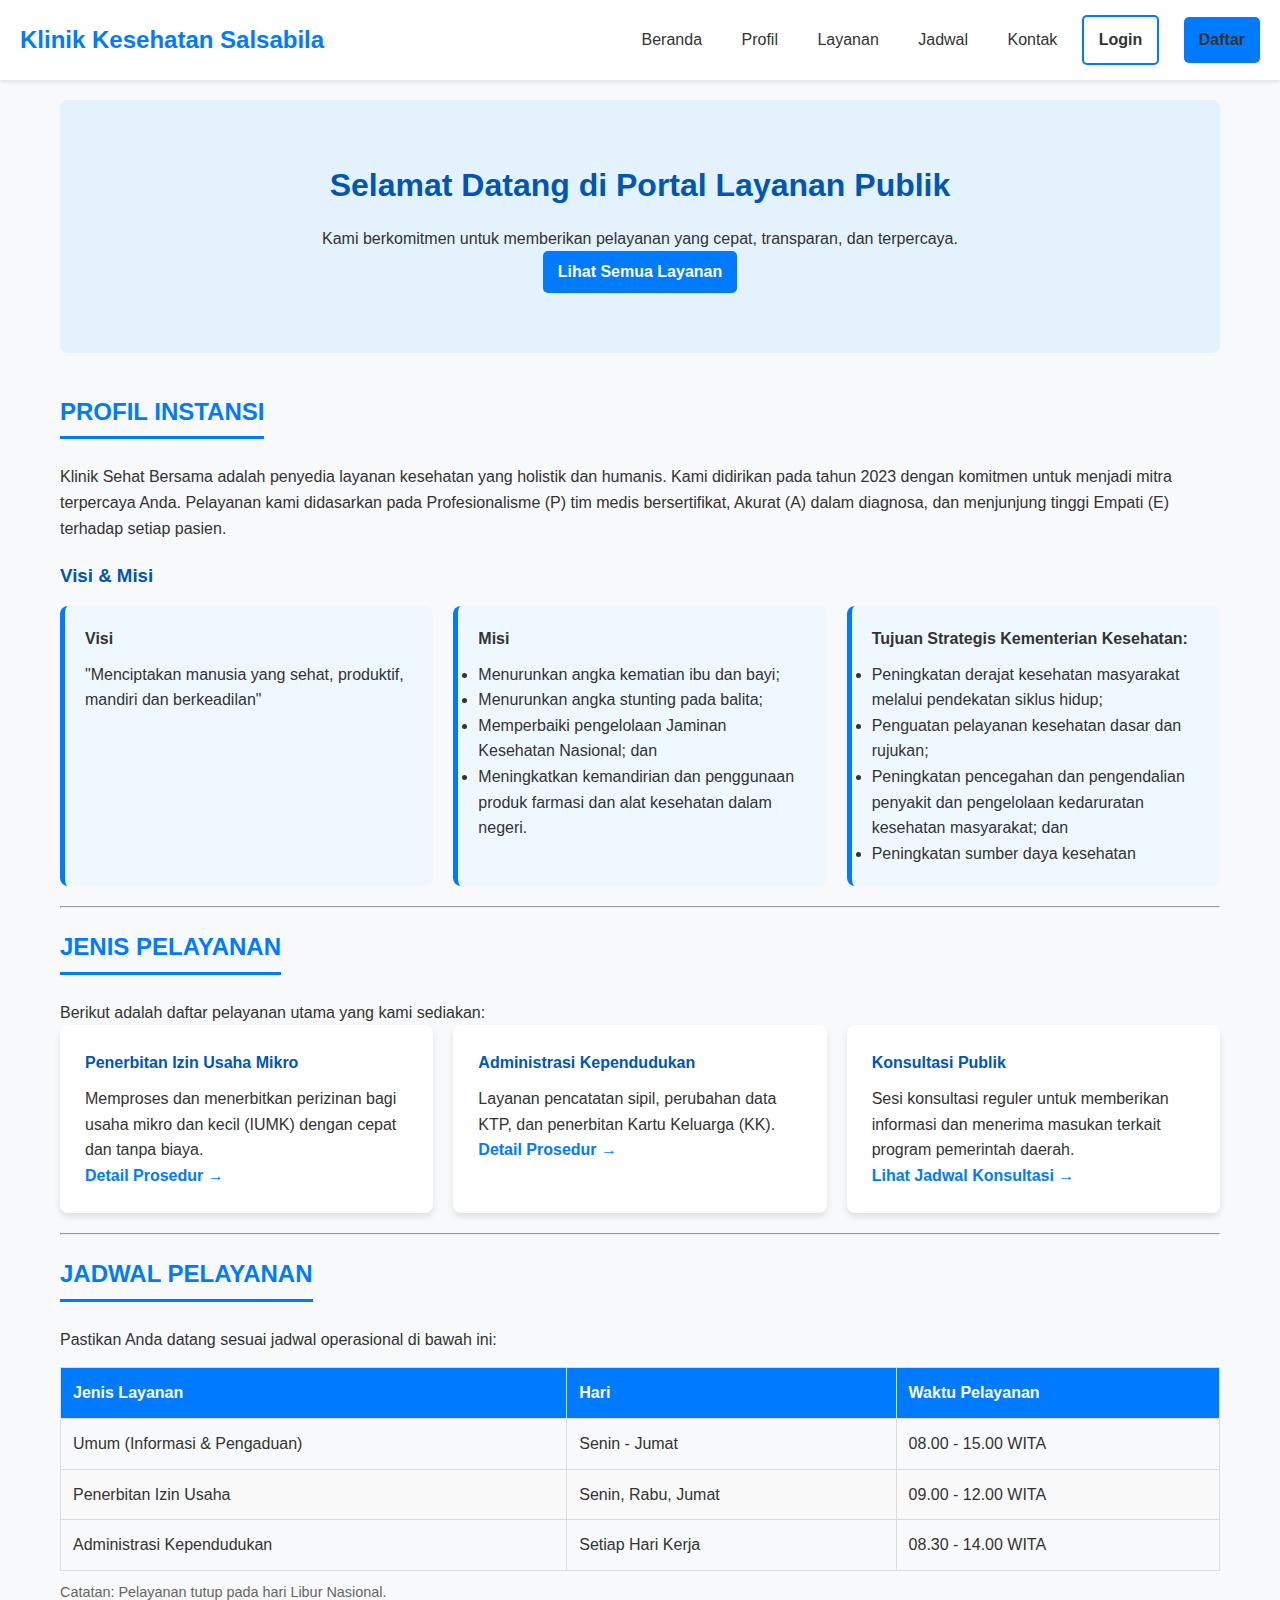
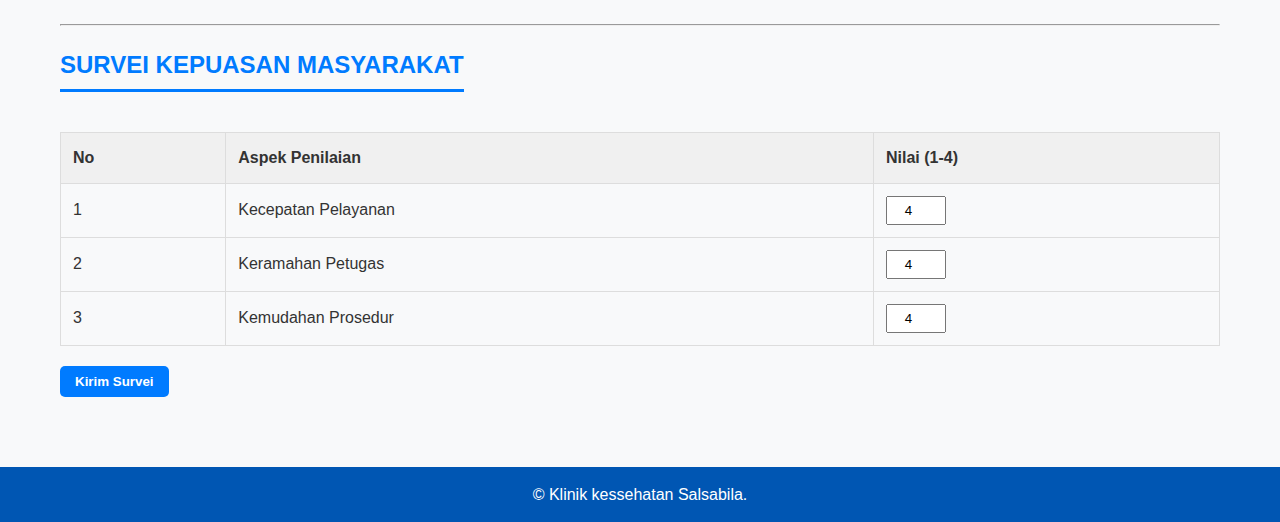
<file: index.html>
<!DOCTYPE html>
<html lang="id">
<head>
    <meta charset="UTF-8">
    <meta name="viewport" content="width=device-width, initial-scale=1.0">
    <title>Beranda Layanan Publik</title>
    <link rel="stylesheet" href="styless.css">
</head>
<body>
    <header class="navbar">
        <div class="logo">Klinik Kesehatan Salsabila</div>
        <nav class="nav-links">
            <a href="index.html">Beranda</a>
            <a href="#profil">Profil</a>
            <a href="#layanan">Layanan</a>
            <a href="#jadwal">Jadwal</a>
            <a href="kontakk.html">Kontak</a>
            <a href="login.html" class="btn-secondary">Login</a>
            <a href="register.html" class="btn-primary">Daftar</a>
        </nav>
    </header>

    <main class="container">
        <section class="hero-section">
            <h1>Selamat Datang di Portal Layanan Publik</h1>
            <p>Kami berkomitmen untuk memberikan pelayanan yang cepat, transparan, dan terpercaya.</p>
            <a href="#layanan" class="btn-primary">Lihat Semua Layanan</a>
        </section>

        <section id="profil" class="content-block">
            <h2 class="section-title">PROFIL INSTANSI</h2>
            <div class="profile-content">
                <p>Klinik Sehat Bersama adalah penyedia layanan kesehatan yang holistik dan humanis. Kami didirikan pada tahun 2023 dengan komitmen untuk menjadi mitra terpercaya Anda. Pelayanan kami didasarkan pada Profesionalisme (P) tim medis bersertifikat, Akurat (A) dalam diagnosa, dan menjunjung tinggi Empati (E) terhadap setiap pasien.</p>
                

                <h3>Visi & Misi</h3>
                <div class="vision-mission">
                    <div>
                        <h4>Visi</h4>
                        <p>"Menciptakan manusia yang sehat, produktif, mandiri dan berkeadilan"</p>
                    </div>
                    <div>
                        <h4>Misi</h4>
                        <ul>
                            <li>Menurunkan angka kematian ibu dan bayi;</li>
                            <li>Menurunkan angka stunting pada balita;</li>
                            <li>Memperbaiki pengelolaan Jaminan Kesehatan Nasional; dan</li>
                            <li>Meningkatkan kemandirian dan penggunaan produk farmasi dan alat kesehatan dalam negeri.</li>
                        </ul>
                    </div>
                    <div>
                        <h4>Tujuan Strategis Kementerian Kesehatan:</h4>
                        <ul>
                            <li>Peningkatan derajat kesehatan masyarakat melalui pendekatan siklus hidup;</li>
                            <li>Penguatan pelayanan kesehatan dasar dan rujukan;</li>
                            <li>Peningkatan pencegahan dan pengendalian penyakit dan pengelolaan kedaruratan kesehatan masyarakat; dan</li>
                            <li>Peningkatan sumber daya kesehatan</li>
                        </ul>
                    </div>
                </div>
            </div>
        </section>

        <hr>

        <section id="layanan" class="content-block">
            <h2 class="section-title">JENIS PELAYANAN</h2>
            <p>Berikut adalah daftar pelayanan utama yang kami sediakan:</p>
            <div class="service-grid">
                <div class="service-card">
                    <h4>Penerbitan Izin Usaha Mikro</h4>
                    <p>Memproses dan menerbitkan perizinan bagi usaha mikro dan kecil (IUMK) dengan cepat dan tanpa biaya.</p>
                    <a href="#" class="btn-link">Detail Prosedur →</a>
                </div>
                <div class="service-card">
                    <h4>Administrasi Kependudukan</h4>
                    <p>Layanan pencatatan sipil, perubahan data KTP, dan penerbitan Kartu Keluarga (KK).</p>
                    <a href="#" class="btn-link">Detail Prosedur →</a>
                </div>
                <div class="service-card">
                    <h4>Konsultasi Publik</h4>
                    <p>Sesi konsultasi reguler untuk memberikan informasi dan menerima masukan terkait program pemerintah daerah.</p>
                    <a href="#" class="btn-link">Lihat Jadwal Konsultasi →</a>
                </div>
            </div>
        </section>

        <hr>

        <section id="jadwal" class="content-block">
            <h2 class="section-title">JADWAL PELAYANAN</h2>
            <p>Pastikan Anda datang sesuai jadwal operasional di bawah ini:</p>
            <div class="schedule-table-wrapper">
                <table class="schedule-table">
                    <thead>
                        <tr>
                            <th>Jenis Layanan</th>
                            <th>Hari</th>
                            <th>Waktu Pelayanan</th>
                        </tr>
                    </thead>
                    <tbody>
                        <tr>
                            <td>Umum (Informasi & Pengaduan)</td>
                            <td>Senin - Jumat</td>
                            <td>08.00 - 15.00 WITA</td>
                        </tr>
                        <tr>
                            <td>Penerbitan Izin Usaha</td>
                            <td>Senin, Rabu, Jumat</td>
                            <td>09.00 - 12.00 WITA</td>
                        </tr>
                        <tr>
                            <td>Administrasi Kependudukan</td>
                            <td>Setiap Hari Kerja</td>
                            <td>08.30 - 14.00 WITA</td>
                        </tr>
                    </tbody>
                </table>
            </div>
            <p class="note">Catatan: Pelayanan tutup pada hari Libur Nasional.</p>
        </section>

        <hr>

        <section class="survey-section">
            <h2 class="section-title">SURVEI KEPUASAN MASYARAKAT</h2>
            <div class="survey-table-wrapper">
                <table class="survey-table">
                    <thead>
                        <tr>
                            <th>No</th>
                            <th>Aspek Penilaian</th>
                            <th>Nilai (1-4)</th>
                        </tr>
                    </thead>
                    <tbody>
                        <tr><td>1</td><td>Kecepatan Pelayanan</td><td><input type="number" min="1" max="4" value="4"></td></tr>
                        <tr><td>2</td><td>Keramahan Petugas</td><td><input type="number" min="1" max="4" value="4"></td></tr>
                        <tr><td>3</td><td>Kemudahan Prosedur</td><td><input type="number" min="1" max="4" value="4"></td></tr>
                    </tbody>
                </table>
            </div>
            <button class="btn-primary">Kirim Survei</button>
        </section>
    </main>

    <footer>
        <p>© Klinik kessehatan Salsabila.</p>
    </footer>
    <script src="scriptt.js"></script>
</body>
</html>
</file>
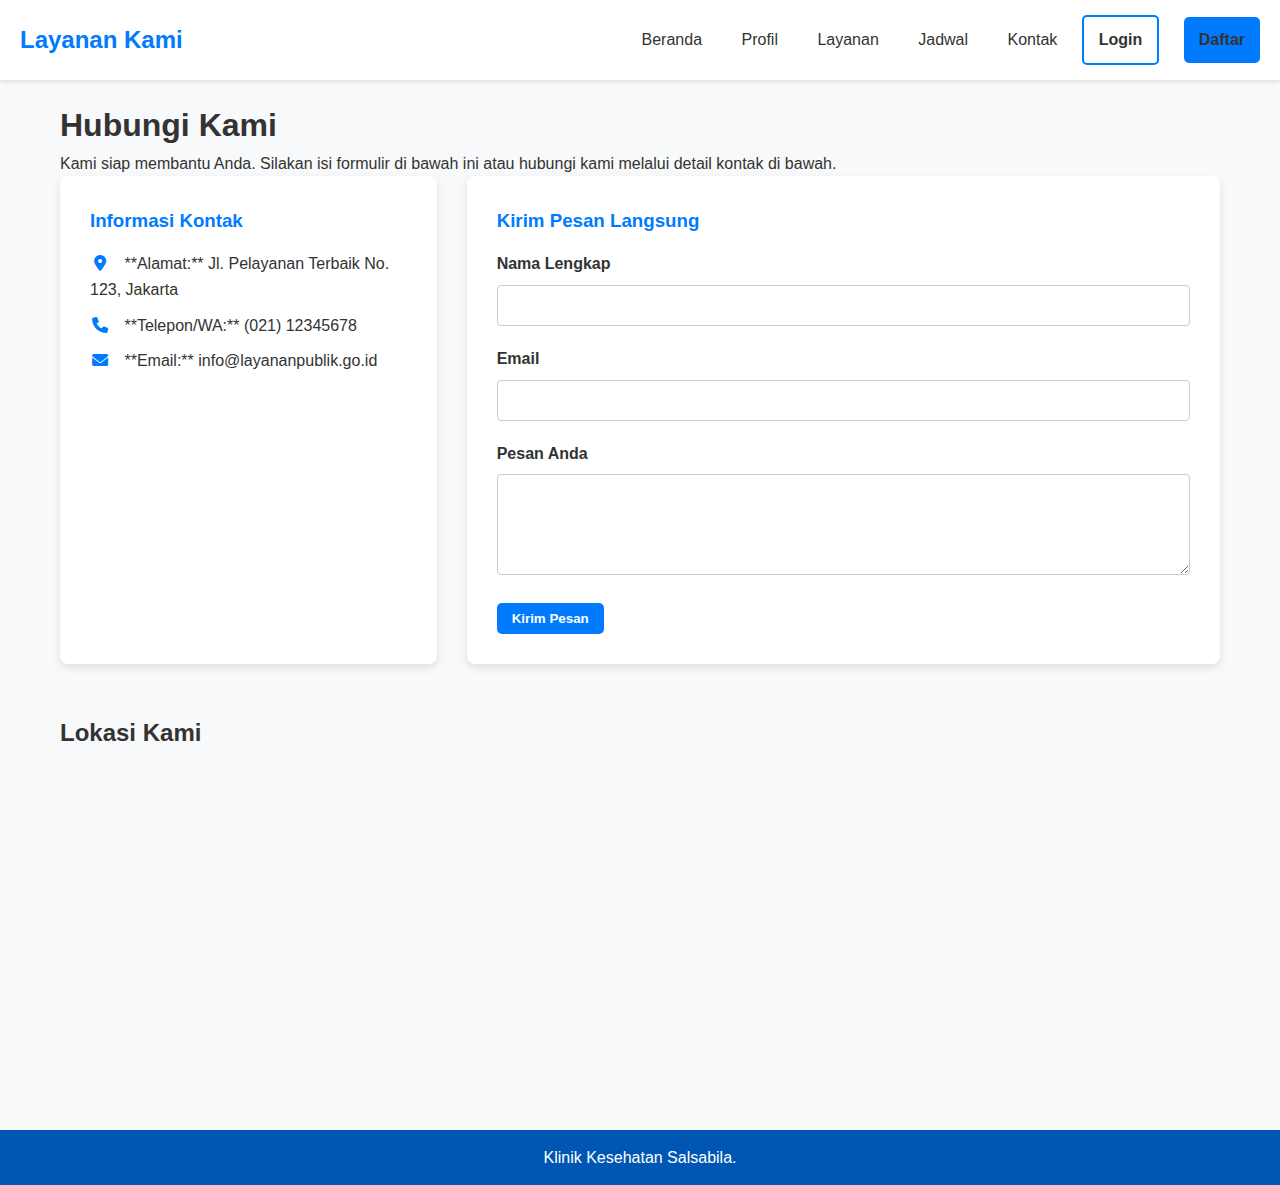
<file: kontakk.html>
<!DOCTYPE html>
<html lang="id">
<head>
    <meta charset="UTF-8">
    <meta name="viewport" content="width=device-width, initial-scale=1.0">
    <title>Hubungi Kami</title>
    <link rel="stylesheet" href="styless.css">
    <link rel="stylesheet" href="https://cdnjs.cloudflare.com/ajax/libs/font-awesome/6.0.0/css/all.min.css">
</head>
<body>
    <header class="navbar">
        <div class="logo">Layanan Kami</div>
        <nav class="nav-links">
            <a href="index.html">Beranda</a>
            <a href="#">Profil</a>
            <a href="#">Layanan</a>
            <a href="#">Jadwal</a>
            <a href="kontakk.html">Kontak</a>
            <a href="login.html" class="btn-secondary">Login</a>
            <a href="register.html" class="btn-primary">Daftar</a>
        </nav>
    </header>

    <main class="container">
        <h1>Hubungi Kami</h1>
        <p>Kami siap membantu Anda. Silakan isi formulir di bawah ini atau hubungi kami melalui detail kontak di bawah.</p>

        <section class="contact-grid">
            <div class="contact-info-card">
                <h3>Informasi Kontak</h3>
                <p><i class="fas fa-map-marker-alt"></i> **Alamat:** Jl. Pelayanan Terbaik No. 123, Jakarta</p>
                <p><i class="fas fa-phone"></i> **Telepon/WA:** (021) 12345678</p>
                <p><i class="fas fa-envelope"></i> **Email:** info@layananpublik.go.id</p>
            </div>

            <form id="contactForm" class="contact-form-card">
                <h3>Kirim Pesan Langsung</h3>
                <div class="form-group">
                    <label for="nama_kontak">Nama Lengkap</label>
                    <input type="text" id="nama_kontak" name="nama_kontak" required>
                </div>
                <div class="form-group">
                    <label for="email_kontak">Email</label>
                    <input type="email" id="email_kontak" name="email_kontak" required>
                </div>
                <div class="form-group">
                    <label for="message">Pesan Anda</label>
                    <textarea id="message" name="message" rows="5" required></textarea>
                </div>
                <button type="submit" class="btn-primary">Kirim Pesan</button>
            </form>
        </section>

        <section class="map-section">
            <h2>Lokasi Kami</h2>
            <iframe src="https://www.google.com/maps/embed?pb=!1m18!1m12!1m3!1d3966.2415123999966!2d106.82022731471676!3d-6.23253509548483!2m3!1f0!2f0!3f0!3m2!1i1024!2i768!4f13.1!3m3!1m2!1s0x2e69f3a6a9b4d1d9%3A0x6b6d51025a6e4d65!2sIstana%20Merdeka!5e0!3m2!1sid!2sid!4v1634812345678" width="100%" height="300" style="border:0; border-radius: 8px;" allowfullscreen="" loading="lazy"></iframe>
        </section>
    </main>

    <footer>
        <p>Klinik Kesehatan Salsabila.</p>
    </footer>
    <script src="scriptt.js"></script>
</body>
</html>
</file>
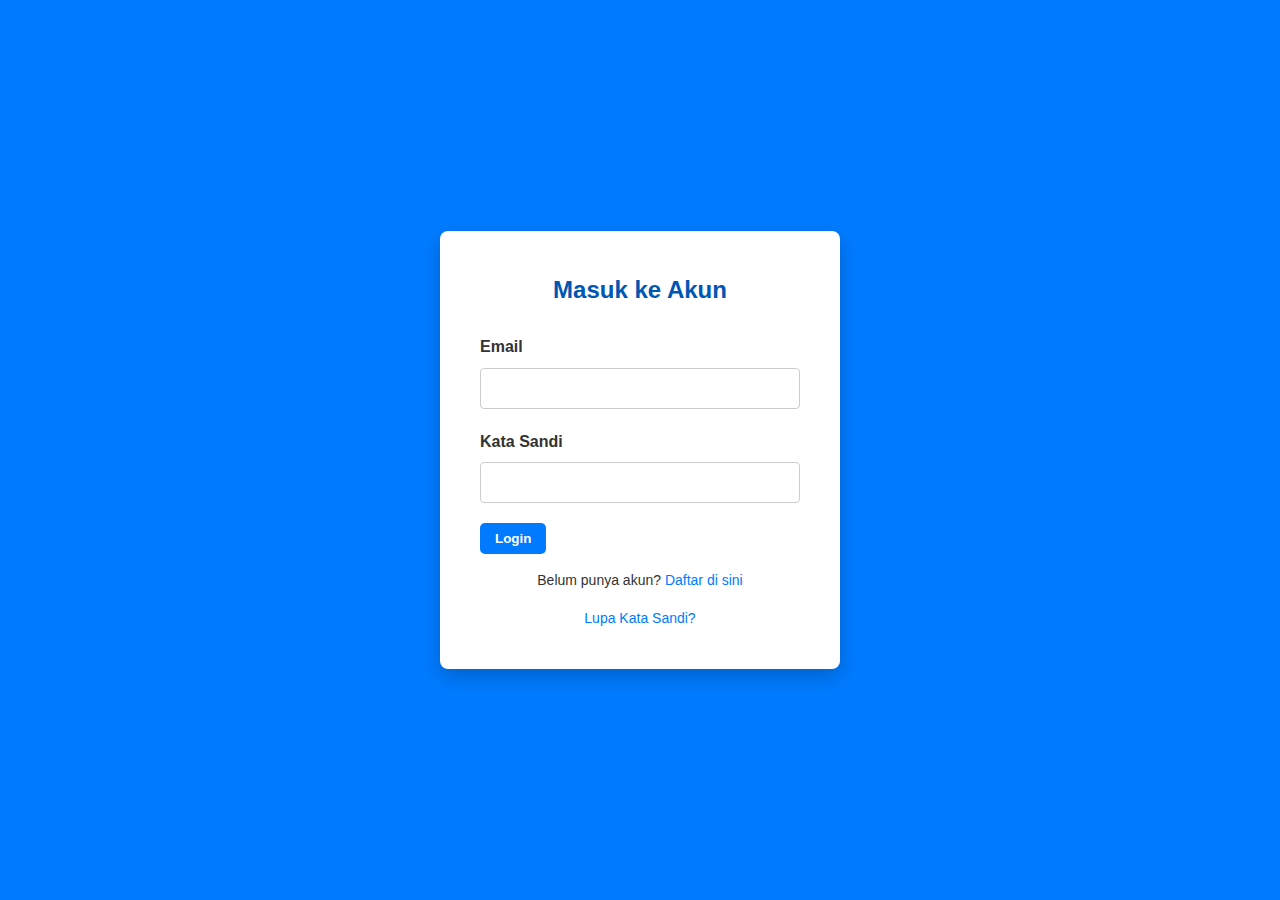
<file: login.html>
<!DOCTYPE html>
<html lang="id">
<head>
    <meta charset="UTF-8">
    <meta name="viewport" content="width=device-width, initial-scale=1.0">
    <title>Login ke Akun Anda</title>
    <link rel="stylesheet" href="styless.css">
</head>
<body class="auth-body">
    <div class="auth-container">
        <h2>Masuk ke Akun</h2>
        <form id="loginForm">
            <div class="form-group">
                <label for="email_login">Email</label>
                <input type="email" id="email_login" name="email_login" required>
            </div>
            <div class="form-group">
                <label for="password_login">Kata Sandi</label>
                <input type="password" id="password_login" name="password_login" required>
            </div>
            <button type="submit" class="btn-primary">Login</button>
            <p class="switch-link">
                Belum punya akun? <a href="register.html">Daftar di sini</a>
            </p>
            <p class="switch-link">
                <a href="#">Lupa Kata Sandi?</a>
            </p>
        </form>
    </div>
    <script src="scriptt.js"></script>
</body>
</html>
</file>
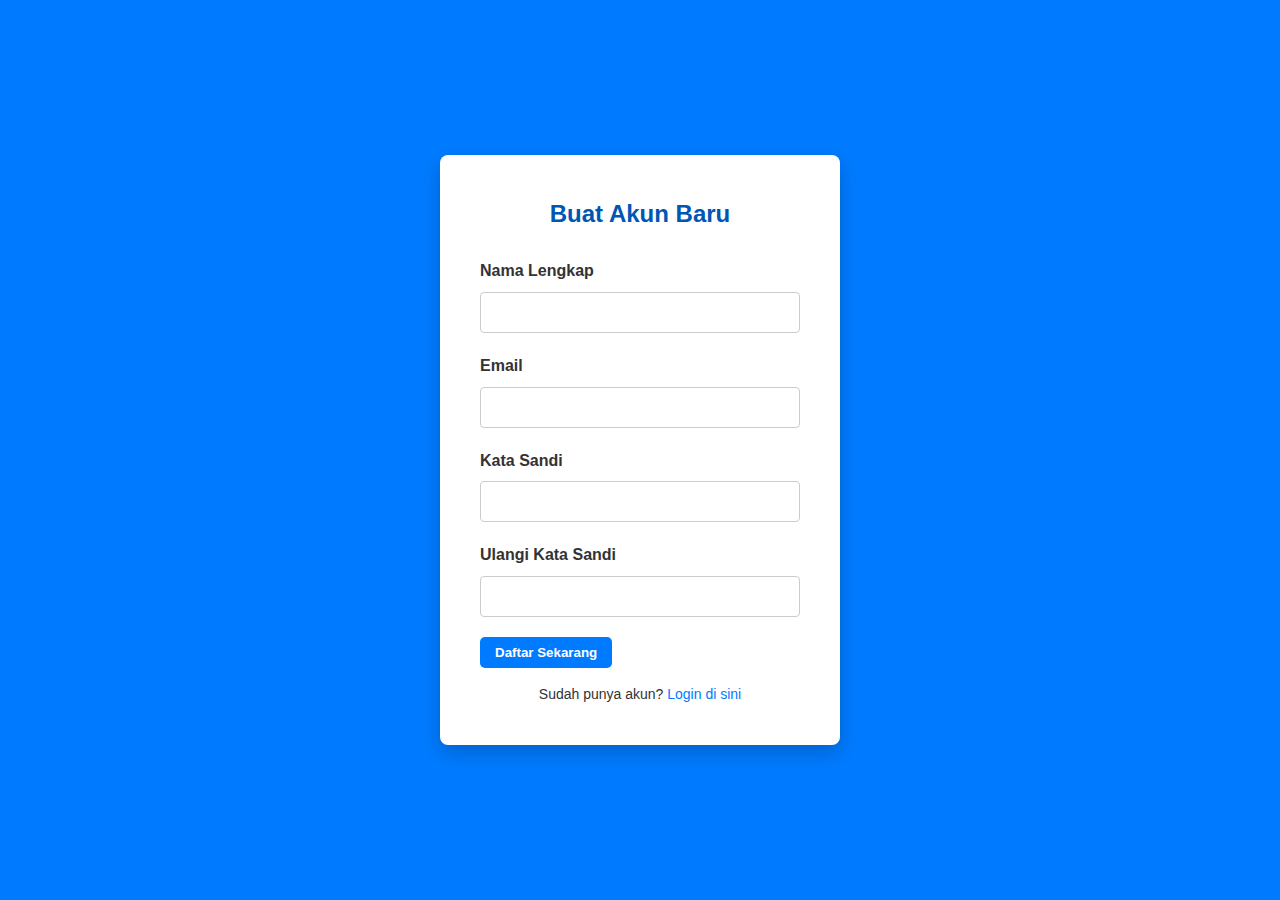
<file: register.html>
<!DOCTYPE html>
<html lang="id">
<head>
    <meta charset="UTF-8">
    <meta name="viewport" content="width=device-width, initial-scale=1.0">
    <title>Daftar Akun Baru</title>
    <link rel="stylesheet" href="styless.css">
</head>
<body class="auth-body">
    <div class="auth-container">
        <h2>Buat Akun Baru</h2>
        <form id="registerForm">
            <div class="form-group">
                <label for="nama_lengkap">Nama Lengkap</label>
                <input type="text" id="nama_lengkap" name="nama_lengkap" required>
            </div>
            <div class="form-group">
                <label for="email_reg">Email</label>
                <input type="email" id="email_reg" name="email_reg" required>
            </div>
            <div class="form-group">
                <label for="password_reg">Kata Sandi</label>
                <input type="password" id="password_reg" name="password_reg" required minlength="6">
            </div>
            <div class="form-group">
                <label for="konfirmasi_password">Ulangi Kata Sandi</label>
                <input type="password" id="konfirmasi_password" name="konfirmasi_password" required>
            </div>
            
            <button type="submit" class="btn-primary">Daftar Sekarang</button>
            <p class="switch-link">
                Sudah punya akun? <a href="login.html">Login di sini</a>
            </p>
        </form>
    </div>
    <script src="scriptt.js"></script>
</body>
</html>
</file>
<file: styless.css>
/* --- 1. Reset dan Gaya Dasar --- */
:root {
    --primary-color: #007bff; /* Biru */
    --secondary-color: #0056b3;
    --text-color: #333;
    --background-color: #f8f9fa;
    --card-background: #ffffff;
}

* {
    box-sizing: border-box;
    margin: 0;
    padding: 0;
}

body {
    font-family: 'Arial', sans-serif;
    line-height: 1.6;
    color: var(--text-color);
    background-color: var(--background-color);
}

.container {
    max-width: 1200px;
    margin: 0 auto;
    padding: 20px;
}

/* --- 2. Navigasi (Header) --- */
.navbar {
    background-color: var(--card-background);
    color: var(--text-color);
    padding: 15px 20px;
    display: flex;
    justify-content: space-between;
    align-items: center;
    box-shadow: 0 2px 4px rgba(0, 0, 0, 0.1);
}

.logo {
    font-size: 1.5em;
    font-weight: bold;
    color: var(--primary-color);
}

.nav-links a {
    color: var(--text-color);
    text-decoration: none;
    padding: 10px 15px;
    margin-left: 5px;
    border-radius: 5px;
    transition: background-color 0.3s;
}

.nav-links a:hover {
    background-color: #e9ecef;
}

/* --- 3. Tombol (Buttons) --- */
.btn-primary, .btn-secondary {
    padding: 8px 15px;
    border: none;
    border-radius: 5px;
    cursor: pointer;
    text-decoration: none;
    font-weight: bold;
    display: inline-block;
    transition: opacity 0.3s;
}

.btn-primary {
    background-color: var(--primary-color);
    color: white;
}

.btn-primary:hover {
    background-color: var(--secondary-color);
}

.btn-secondary {
    background-color: transparent;
    color: var(--primary-color);
    border: 2px solid var(--primary-color);
}

.btn-secondary:hover {
    background-color: var(--primary-color);
    color: white;
}

.btn-link {
    color: var(--primary-color);
    text-decoration: none;
    font-weight: bold;
}

/* --- 4. Halaman Beranda (Index) --- */
.hero-section {
    background-color: #e3f2fd;
    padding: 60px 40px;
    text-align: center;
    border-radius: 8px;
    margin-bottom: 20px;
}

.hero-section h1 {
    color: var(--secondary-color);
    margin-bottom: 15px;
}

.content-block, .survey-section {
    padding: 20px 0;
}

.service-list {
    list-style: none;
    padding-left: 0;
}

.service-list li {
    background: var(--card-background);
    padding: 15px;
    border-left: 5px solid var(--primary-color);
    margin-bottom: 10px;
    border-radius: 4px;
    box-shadow: 0 1px 3px rgba(0, 0, 0, 0.05);
}

.survey-table-wrapper {
    overflow-x: auto;
    margin-top: 15px;
    margin-bottom: 20px;
}

.survey-table {
    width: 100%;
    border-collapse: collapse;
}

.survey-table th, .survey-table td {
    border: 1px solid #ddd;
    padding: 12px;
    text-align: left;
}

.survey-table th {
    background-color: #f0f0f0;
}

.survey-table input[type="number"] {
    width: 60px;
    padding: 5px;
    text-align: center;
}

/* --- 5. Halaman Auth (Login & Register) --- */
.auth-body {
    display: flex;
    justify-content: center;
    align-items: center;
    min-height: 100vh;
    background-color: var(--primary-color);
}

.auth-container {
    background: var(--card-background);
    padding: 40px;
    border-radius: 8px;
    box-shadow: 0 8px 20px rgba(0, 0, 0, 0.2);
    width: 100%;
    max-width: 400px;
}

.auth-container h2 {
    text-align: center;
    color: var(--secondary-color);
    margin-bottom: 25px;
}
/* --- Tambahan Gaya untuk Konten Baru (Profil, Layanan, Jadwal) --- */

.section-title {
    color: var(--primary-color);
    border-bottom: 3px solid var(--primary-color);
    padding-bottom: 5px;
    margin-bottom: 25px;
    display: inline-block;
}

/* Gaya Profil */
.profile-content h3 {
    margin-top: 20px;
    color: var(--secondary-color);
}

.vision-mission {
    display: flex;
    flex-wrap: wrap;
    gap: 20px;
    margin-top: 15px;
}

.vision-mission > div {
    flex: 1;
    min-width: 250px;
    padding: 20px;
    background-color: #f0f8ff; /* Warna latar belakang ringan */
    border-radius: 8px;
    border-left: 5px solid var(--primary-color);
}

.vision-mission h4 {
    margin-bottom: 10px;
}

/* Gaya Layanan (Service Grid) */
.service-grid {
    display: grid;
    grid-template-columns: repeat(auto-fit, minmax(280px, 1fr));
    gap: 20px;
}

.service-card {
    background: var(--card-background);
    padding: 25px;
    border-radius: 8px;
    box-shadow: 0 4px 6px rgba(0, 0, 0, 0.1);
    transition: transform 0.3s;
}

.service-card:hover {
    transform: translateY(-5px);
    box-shadow: 0 6px 12px rgba(0, 0, 0, 0.15);
}

.service-card h4 {
    color: var(--secondary-color);
    margin-bottom: 10px;
}

/* Gaya Jadwal (Schedule Table) */
.schedule-table {
    width: 100%;
    border-collapse: collapse;
    margin-top: 15px;
}

.schedule-table th, .schedule-table td {
    border: 1px solid #ddd;
    padding: 12px;
    text-align: left;
}

.schedule-table th {
    background-color: var(--primary-color);
    color: white;
    font-weight: bold;
}

.schedule-table tr:nth-child(even) {
    background-color: #f9f9f9;
}

.note {
    font-size: 0.9em;
    color: #666;
    margin-top: 10px;
}

.form-group {
    margin-bottom: 20px;
}

.form-group label {
    display: block;
    margin-bottom: 8px;
    font-weight: bold;
}

.form-group input[type="text"],
.form-group input[type="email"],
.form-group input[type="password"],
.contact-form-card textarea {
    width: 100%;
    padding: 12px;
    border: 1px solid #ccc;
    border-radius: 4px;
    box-sizing: border-box;
}

.switch-link {
    text-align: center;
    margin-top: 15px;
    font-size: 14px;
}

.switch-link a {
    color: var(--primary-color);
    text-decoration: none;
}

/* --- 6. Halaman Kontak --- */
.contact-grid {
    display: grid;
    grid-template-columns: 1fr;
    gap: 30px;
    margin-bottom: 30px;
}

.contact-info-card, .contact-form-card {
    background: var(--card-background);
    padding: 30px;
    border-radius: 8px;
    box-shadow: 0 4px 8px rgba(0, 0, 0, 0.1);
}

.contact-info-card h3, .contact-form-card h3 {
    color: var(--primary-color);
    margin-bottom: 15px;
}

.contact-info-card p {
    margin-bottom: 10px;
}

.contact-info-card i {
    color: var(--primary-color);
    margin-right: 10px;
    width: 20px;
    text-align: center;
}

.map-section {
    padding: 20px 0;
}

/* --- 7. Footer --- */
footer {
    background-color: var(--secondary-color);
    color: white;
    text-align: center;
    padding: 15px 0;
    margin-top: 30px;
}

/* --- Media Queries (Responsiveness) --- */
@media (min-width: 768px) {
    .nav-links a:last-child {
        margin-left: 20px; /* Jarak pisah antara menu dan tombol */
    }
    .contact-grid {
        grid-template-columns: 1fr 2fr;
    }
}
</file>
